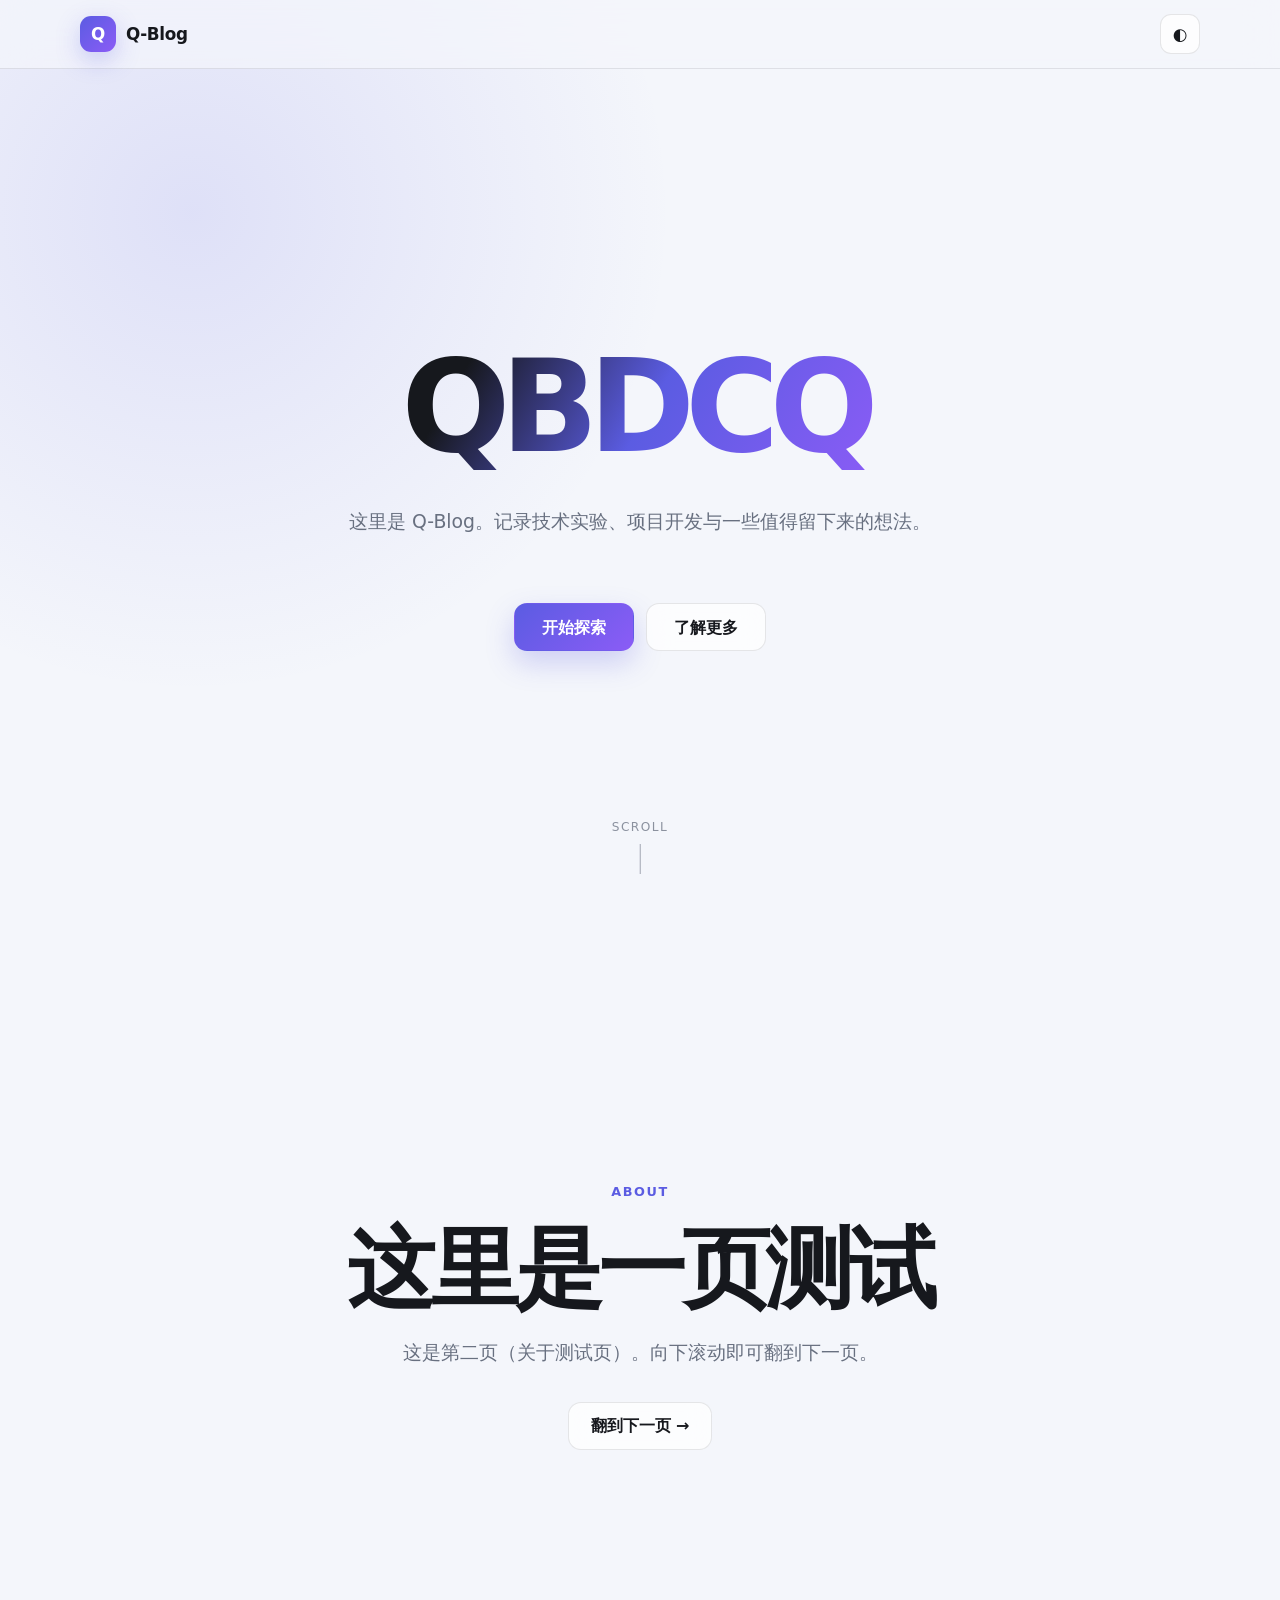
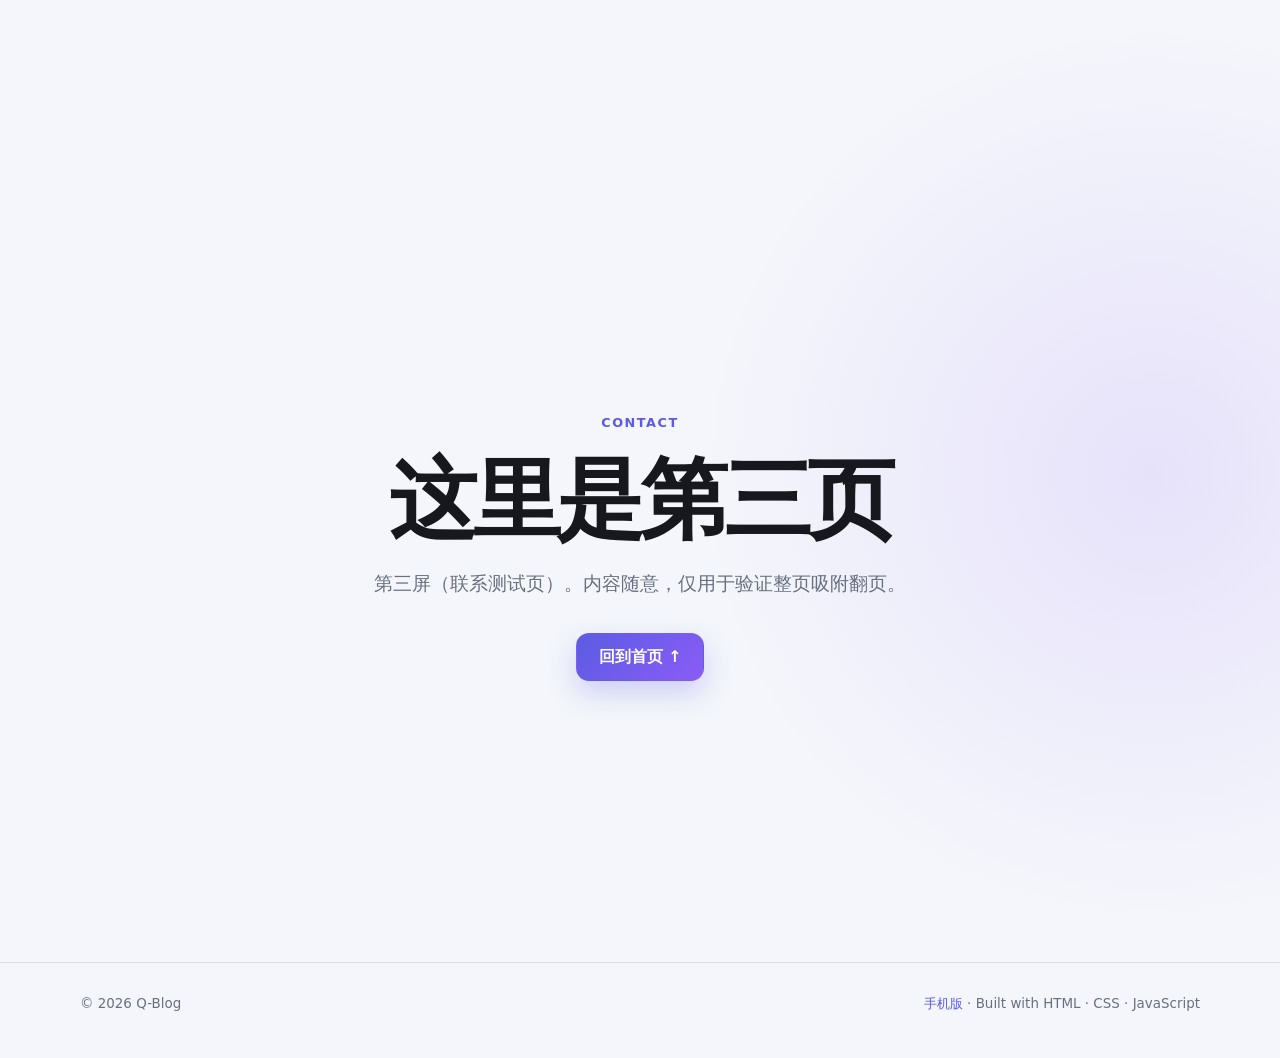
<file: index.html>
<!DOCTYPE html>
<html lang="zh-CN">
<head>
  <meta charset="UTF-8">
  <meta name="viewport" content="width=device-width, initial-scale=1.0">
  <meta name="description" content="Q-Blog —— 一个记录技术、思考与折腾的个人博客。">
  <meta name="theme-color" content="#0b0f19">
  <title>Q-Blog · 个人博客</title>

  <!-- 防止主题闪烁：首帧渲染前就应用已保存/系统偏好的主题 -->
  <script>
    (function () {
      try {
        var saved = localStorage.getItem("qblog-theme");
        var dark = saved === "dark" ||
          (!saved && window.matchMedia("(prefers-color-scheme: dark)").matches);
        if (dark) document.documentElement.classList.add("dark");
      } catch (e) {}
    })();
  </script>

  <style>
    :root {
      --bg: #f4f6fb;
      --surface: rgba(255, 255, 255, .72);
      --surface-solid: #ffffff;
      --text: #16181d;
      --muted: #687080;
      --line: rgba(20, 25, 35, .10);
      --accent: #5b5ce2;
      --accent-2: #8b5cf6;
      --accent-soft: rgba(91, 92, 226, .14);
      --shadow: 0 18px 60px rgba(25, 30, 55, .10);
      --radius: 22px;
      --max-width: 1120px;
      --ease: .22s ease;
      --viewport-height: 100vh;
      --header-height: 65px;
    }

    /* 动态视口可随移动端地址栏展开/收起而变化；旧浏览器仍回退到 100vh。 */
    @supports (height: 100dvh) {
      :root { --viewport-height: 100dvh; }
    }

    html.dark {
      --bg: #080b12;
      --surface: rgba(17, 22, 34, .72);
      --surface-solid: #111622;
      --text: #f2f4f8;
      --muted: #9ba4b5;
      --line: rgba(255, 255, 255, .10);
      --accent: #818cf8;
      --accent-2: #a78bfa;
      --accent-soft: rgba(129, 140, 248, .18);
      --shadow: 0 18px 70px rgba(0, 0, 0, .32);
    }

    * { box-sizing: border-box; }

    html {
      scroll-behavior: smooth;
      scroll-padding-top: var(--header-height);
      /* 全屏翻页机制：滚轮/触控板拨一下即吸附到下一屏 */
      scroll-snap-type: y mandatory;
    }

    /* 未来每个全屏板块只需添加 class="full"，即可纳入吸附分页 */
    .full {
      min-height: calc(var(--viewport-height) - var(--header-height));
      scroll-snap-align: start;
      scroll-snap-stop: always;
    }

    /* 让全屏板块的内容在页面内垂直居中，排版与其他屏保持一致 */
    .full > .container {
      display: flex;
      flex-direction: column;
      align-items: center;
      justify-content: center;
      gap: 18px;
      min-height: calc(var(--viewport-height) - var(--header-height));
      padding: 90px 0;
      text-align: center;
    }

    .full h2 {
      margin: 0 0 4px;
      max-width: 880px;
      font-size: clamp(2.8rem, 8vw, 5.5rem);
      line-height: 1.05;
      letter-spacing: -.05em;
      font-weight: 900;
    }

    .full .btn {
      margin-top: 14px;
    }

    body {
      margin: 0;
      min-height: 100vh;
      overflow-x: hidden;
      font-family:
        Inter, "Noto Sans SC", "Microsoft YaHei", system-ui,
        -apple-system, BlinkMacSystemFont, "Segoe UI", sans-serif;
      color: var(--text);
      background:
        radial-gradient(circle at 15% 8%, var(--accent-soft), transparent 30rem),
        radial-gradient(circle at 90% 78%, rgba(139, 92, 246, .13), transparent 28rem),
        var(--bg);
      line-height: 1.7;
      transition: background .3s ease, color .3s ease;
    }

    a { color: inherit; text-decoration: none; }
    button { font: inherit; }
    img svg { display: block; }

    .container {
      width: min(calc(100% - 40px), var(--max-width));
      margin: 0 auto;
    }

    /* Navigation */
    .nav-wrap {
      position: sticky;
      top: 0;
      z-index: 100;
      padding: 14px 0;
      background: color-mix(in srgb, var(--bg) 72%, transparent);
      backdrop-filter: blur(18px);
      -webkit-backdrop-filter: blur(18px);
      border-bottom: 1px solid var(--line);
    }

    nav {
      display: flex;
      align-items: center;
      justify-content: space-between;
      gap: 24px;
    }

    .brand {
      display: inline-flex;
      align-items: center;
      gap: 10px;
      font-size: 1.05rem;
      font-weight: 800;
      letter-spacing: -.02em;
    }

    .brand-mark {
      display: grid;
      place-items: center;
      width: 36px;
      height: 36px;
      border-radius: 11px;
      color: white;
      background: linear-gradient(135deg, var(--accent), var(--accent-2));
      box-shadow: 0 8px 24px rgba(91, 92, 226, .28);
    }

    /* Focus ring for keyboard users */
    :focus-visible {
      outline: 3px solid var(--accent);
      outline-offset: 3px;
      border-radius: 10px;
    }

    .theme-btn {
      display: grid;
      place-items: center;
      width: 40px;
      height: 40px;
      border-radius: 11px;
      border: 1px solid var(--line);
      background: var(--surface);
      color: var(--text);
      font-size: 1.05rem;
      line-height: 1;
      cursor: pointer;
      transition: var(--ease);
    }

    .theme-btn:hover {
      background: var(--surface-solid);
      transform: translateY(-1px);
    }

    /* Hero */
    .hero {
      position: relative;
      min-height: calc(var(--viewport-height) - var(--header-height));
      display: grid;
      place-items: center;
      overflow: hidden;
      padding: 0;
    }

    .hero-inner {
      width: 100%;
      text-align: center;
    }

    h1 {
      margin: 26px auto 18px;
      max-width: 880px;
      font-size: clamp(3.4rem, 11vw, 8rem);
      line-height: .98;
      letter-spacing: -.075em;
      font-weight: 900;
      white-space: nowrap;
    }

    .gradient-text {
      background: linear-gradient(120deg, var(--text) 15%, var(--accent) 52%, var(--accent-2));
      -webkit-background-clip: text;
      background-clip: text;
      color: transparent;
      padding-right: .075em;
    }

    .hero .lead {
      max-width: 660px;
      margin: 0 auto;
      color: var(--muted);
      font-size: clamp(1rem, 2vw, 1.18rem);
    }

    .hero-actions {
      display: flex;
      justify-content: center;
      flex-wrap: wrap;
      gap: 12px;
      margin-top: 34px;
    }

    .btn {
      display: inline-flex;
      align-items: center;
      justify-content: center;
      min-height: 48px;
      min-width: 120px;
      padding: 0 22px;
      border-radius: 13px;
      border: 1px solid var(--line);
      font-weight: 700;
      transition: transform var(--ease), box-shadow var(--ease);
    }

    .btn:hover { transform: translateY(-2px); }

    .btn-primary {
      color: white;
      border-color: transparent;
      background: linear-gradient(135deg, var(--accent), var(--accent-2));
      box-shadow: 0 12px 28px rgba(91, 92, 226, .25);
    }

    .btn-secondary { background: var(--surface); backdrop-filter: blur(12px); }
    .btn-secondary:hover { background: var(--surface-solid); }

    .scroll-hint {
      position: absolute;
      bottom: 26px;
      left: 50%;
      transform: translateX(-50%);
      color: var(--muted);
      font-size: .76rem;
      letter-spacing: .12em;
      opacity: .75;
      text-align: center;
    }

    .scroll-hint span {
      display: block;
      width: 1px;
      height: 30px;
      margin: 6px auto 0;
      background: var(--muted);
      opacity: .8;
    }

    /* 全屏测试页 */
    .section-kicker {
      margin: 0 0 2px;
      color: var(--accent);
      font-size: .8rem;
      font-weight: 800;
      letter-spacing: .12em;
      text-transform: uppercase;
    }

    .test-desc {
      margin: 0;
      max-width: 640px;
      color: var(--muted);
      font-size: clamp(1rem, 2vw, 1.2rem);
    }

    /* Footer */
    footer {
      padding: 30px 0 42px;
      border-top: 1px solid var(--line);
      color: var(--muted);
      font-size: .84rem;
      scroll-snap-align: end;
      scroll-snap-stop: always;
    }

    .footer-inner {
      display: flex;
      justify-content: space-between;
      align-items: center;
      gap: 20px;
      flex-wrap: wrap;
    }

    /* Responsive */
    @media (max-width: 620px) {
      .container {
        width: min(calc(100% - 28px), var(--max-width));
      }

      h1 {
        font-size: clamp(3.2rem, 20vw, 5rem);
      }

      .btn { min-width: 100%; }
      .footer-inner { justify-content: center; text-align: center; }
    }

    /* Respect reduced-motion preferences */
    @media (prefers-reduced-motion: reduce) {
      html { scroll-behavior: auto; }
      *, *::before, *::after {
        transition: none !important;
        animation: none !important;
      }
    }
  </style>
</head>

<body>
  <header class="nav-wrap">
    <div class="container">
      <nav aria-label="主导航">
        <a class="brand" href="./" aria-label="Q-Blog 首页">
          <span class="brand-mark">Q</span>
          <span>Q-Blog</span>
        </a>

        <button class="theme-btn" id="themeToggle" type="button"
                aria-label="切换明暗主题" title="切换明暗主题">◐</button>
      </nav>
    </div>
  </header>

  <main>
    <section class="hero full" id="home">
      <div class="container hero-inner">
        <h1><span class="gradient-text">QBDCQ</span></h1>

        <p class="lead">
          这里是 Q-Blog。记录技术实验、项目开发与一些值得留下来的想法。
        </p>

        <div class="hero-actions">
          <a class="btn btn-primary" href="#home">开始探索</a>
          <a class="btn btn-secondary" href="#home">了解更多</a>
        </div>
      </div>

      <div class="scroll-hint" aria-hidden="true">
        SCROLL
        <span></span>
      </div>
    </section>

    <section class="full" id="about">
      <div class="container">
        <p class="section-kicker">About</p>
        <h2>这里是一页测试</h2>
        <p class="test-desc">
          这是第二页（关于测试页）。向下滚动即可翻到下一页。
        </p>
        <a class="btn btn-secondary" href="#contact">翻到下一页 →</a>
      </div>
    </section>

    <section class="full" id="contact">
      <div class="container">
        <p class="section-kicker">Contact</p>
        <h2>这里是第三页</h2>
        <p class="test-desc">
          第三屏（联系测试页）。内容随意，仅用于验证整页吸附翻页。
        </p>
        <a class="btn btn-primary" href="#home">回到首页 ↑</a>
      </div>
    </section>
  </main>

  <footer>
    <div class="container footer-inner">
      <span>© <span id="year"></span> Q-Blog</span>
      <span><a href="mobile.html" id="mobileLink" style="color: var(--accent)">手机版</a> · Built with HTML · CSS · JavaScript</span>
    </div>
  </footer>

  <script>
    // 主题切换：在前端记住访客偏好，并同步按钮状态
    const root = document.documentElement;
    const toggle = document.getElementById("themeToggle");

    function applyTheme(theme) {
      root.classList.toggle("dark", theme === "dark");
      toggle.textContent = theme === "dark" ? "☀" : "◐";
      toggle.setAttribute(
        "aria-label",
        theme === "dark" ? "切换到浅色主题" : "切换到深色主题"
      );
    }

    // 读取内联脚本已应用的初始化主题（若为深色则为 dark，否则 light）
    const current = root.classList.contains("dark") ? "dark" : "light";
    applyTheme(current);

    toggle.addEventListener("click", () => {
      const next = root.classList.contains("dark") ? "light" : "dark";
      try { localStorage.setItem("qblog-theme", next); } catch (e) {}
      applyTheme(next);
    });

    document.getElementById("year").textContent = new Date().getFullYear();

    // 以实际可见区域计算每屏高度：浏览器地址栏、书签栏或窗口尺寸变化后立即重算。
    (function () {
      var header = document.querySelector(".nav-wrap");

      function updateViewportSize() {
        var viewport = window.visualViewport;
        var height = viewport ? viewport.height : window.innerHeight;
        root.style.setProperty("--viewport-height", Math.round(height) + "px");
        if (header) root.style.setProperty("--header-height", header.offsetHeight + "px");
      }

      updateViewportSize();
      window.addEventListener("resize", updateViewportSize);
      if (window.visualViewport) {
        window.visualViewport.addEventListener("resize", updateViewportSize);
      }
      if (header && window.ResizeObserver) {
        new ResizeObserver(updateViewportSize).observe(header);
      }
    })();

    // 桌面滚轮按屏翻页：一次拨动只会切换到相邻的全屏区块，
    // 并在动画期间吞掉同一拨动产生的后续 wheel 事件，避免连跳多屏。
    (function () {
      // 页脚同样是最后一个滚动停靠点，需纳入序列以便向上先回到第三屏。
      var pages = Array.prototype.slice.call(document.querySelectorAll(".full, footer"));
      var paging = false;
      var supportsFinePointer = window.matchMedia("(pointer: fine)").matches;
      var reducedMotion = window.matchMedia("(prefers-reduced-motion: reduce)").matches;

      if (!supportsFinePointer || !pages.length) return;

      window.addEventListener("wheel", function (event) {
        if (event.ctrlKey || !event.deltaY) return;

        // 锁定期间仍阻止浏览器默认滚动，防止一拨滚轮累计成多次翻页。
        if (paging) {
          event.preventDefault();
          return;
        }

        var direction = event.deltaY > 0 ? 1 : -1;
        var currentIndex = 0;
        var nearestDistance = Infinity;
        var snapLine = parseFloat(getComputedStyle(document.documentElement).scrollPaddingTop) || 0;
        var viewportHeight = window.visualViewport ? window.visualViewport.height : window.innerHeight;
        var atDocumentEnd = window.scrollY + viewportHeight >= document.documentElement.scrollHeight - 1;

        if (atDocumentEnd) {
          currentIndex = pages.length - 1;
        } else {
          pages.forEach(function (page, index) {
            var distance = Math.abs(page.getBoundingClientRect().top - snapLine);
            if (distance < nearestDistance) {
              nearestDistance = distance;
              currentIndex = index;
            }
          });
        }

        var nextPage = pages[currentIndex + direction];
        if (!nextPage) return;

        event.preventDefault();
        paging = true;
        nextPage.scrollIntoView({ behavior: reducedMotion ? "auto" : "smooth", block: "start" });

        window.setTimeout(function () { paging = false; }, reducedMotion ? 0 : 450);
      }, { passive: false });
    })();

    // “手机版”入口：手动选择的设备只在当前会话生效，下次/换设备自动重新检测
    document.getElementById("mobileLink").addEventListener("click", () => {
      try { sessionStorage.setItem("qblog-device", "mobile"); } catch (e) {}
    });

    // 设备自动检测与跳转：默认按当前设备走，手动选择仅临时覆盖
    (function () {
      function isMobileDevice() {
        var coarse = window.matchMedia("(pointer: coarse)").matches;
        var narrow = window.innerWidth < 768;
        var ua = navigator.userAgentData ? navigator.userAgentData.mobile
          : /Mobi|Android|iPhone|iPad/i.test(navigator.userAgent);
        return coarse || narrow || ua === true;
      }
      try {
        var pref = sessionStorage.getItem("qblog-device");
        if (pref !== "desktop" && isMobileDevice()) location.replace("mobile.html");
      } catch (e) {}
    })();
  </script>
</body>
</html>
</file>
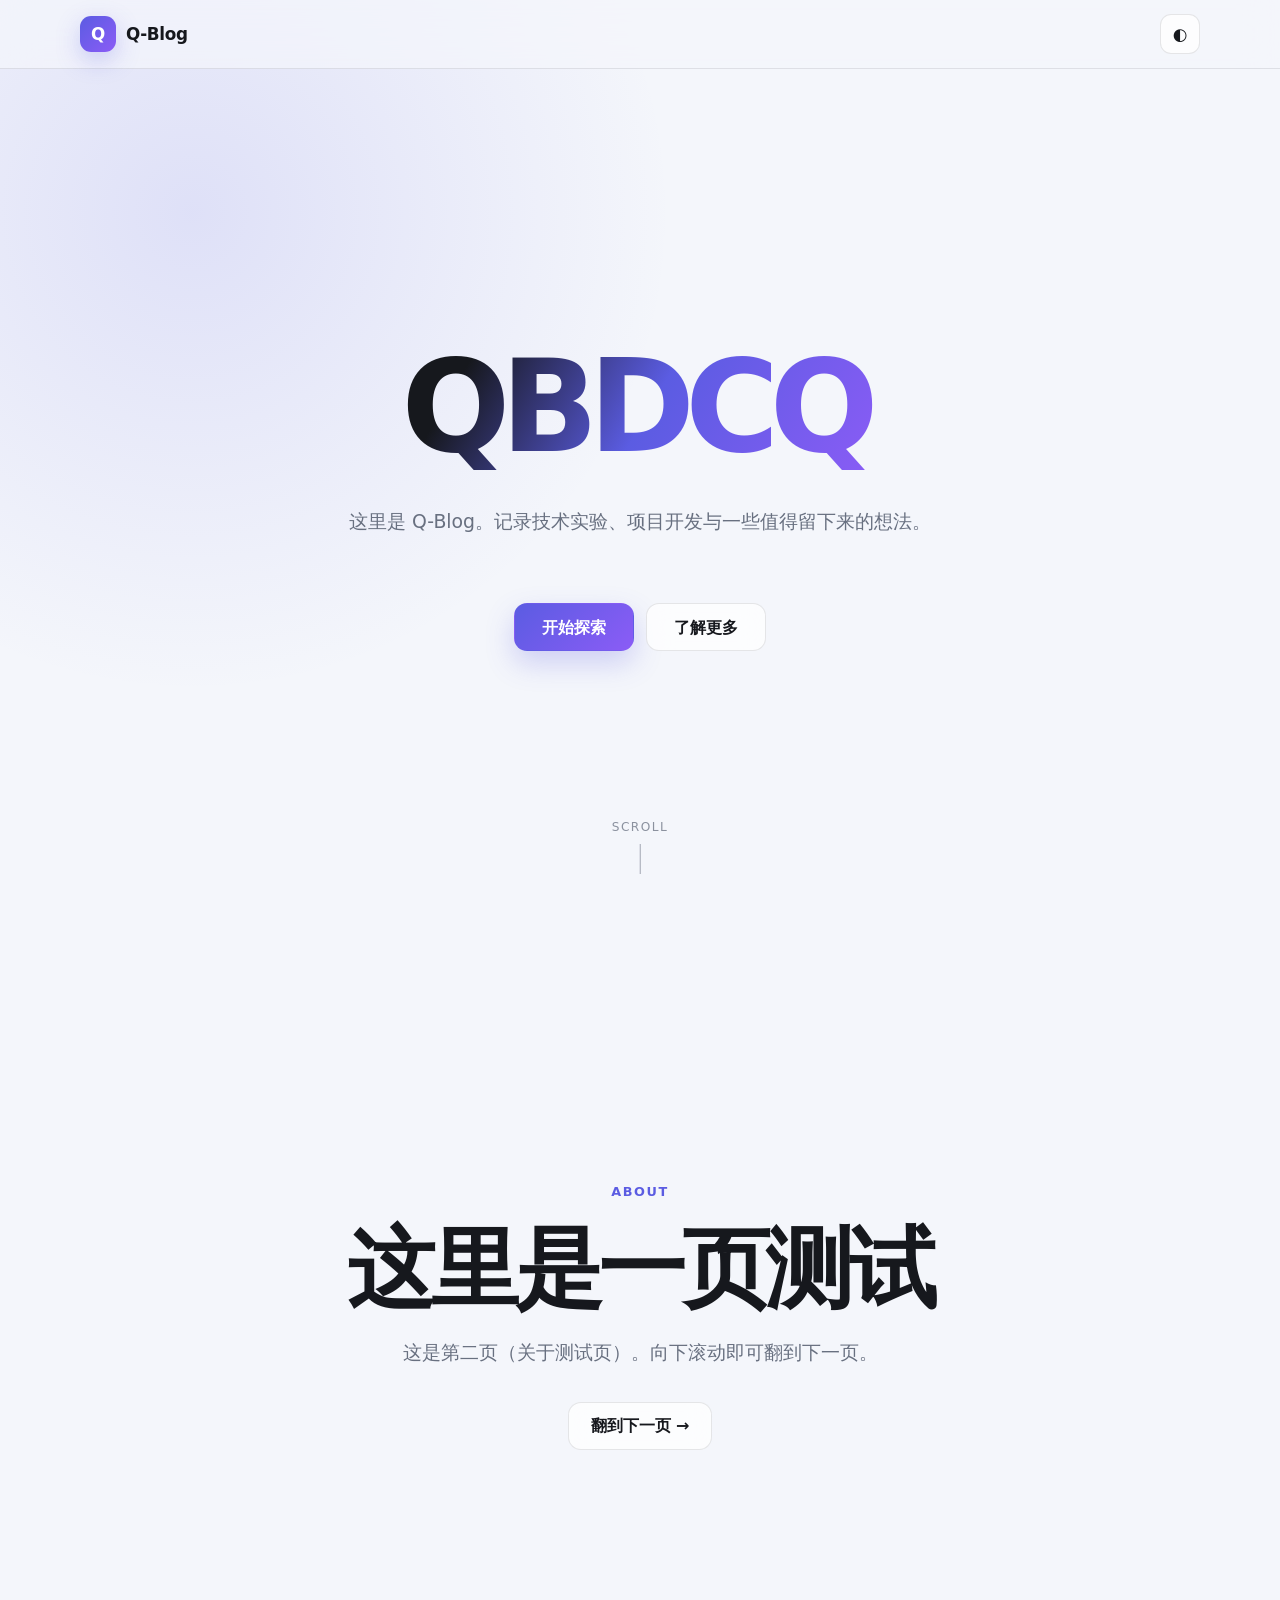
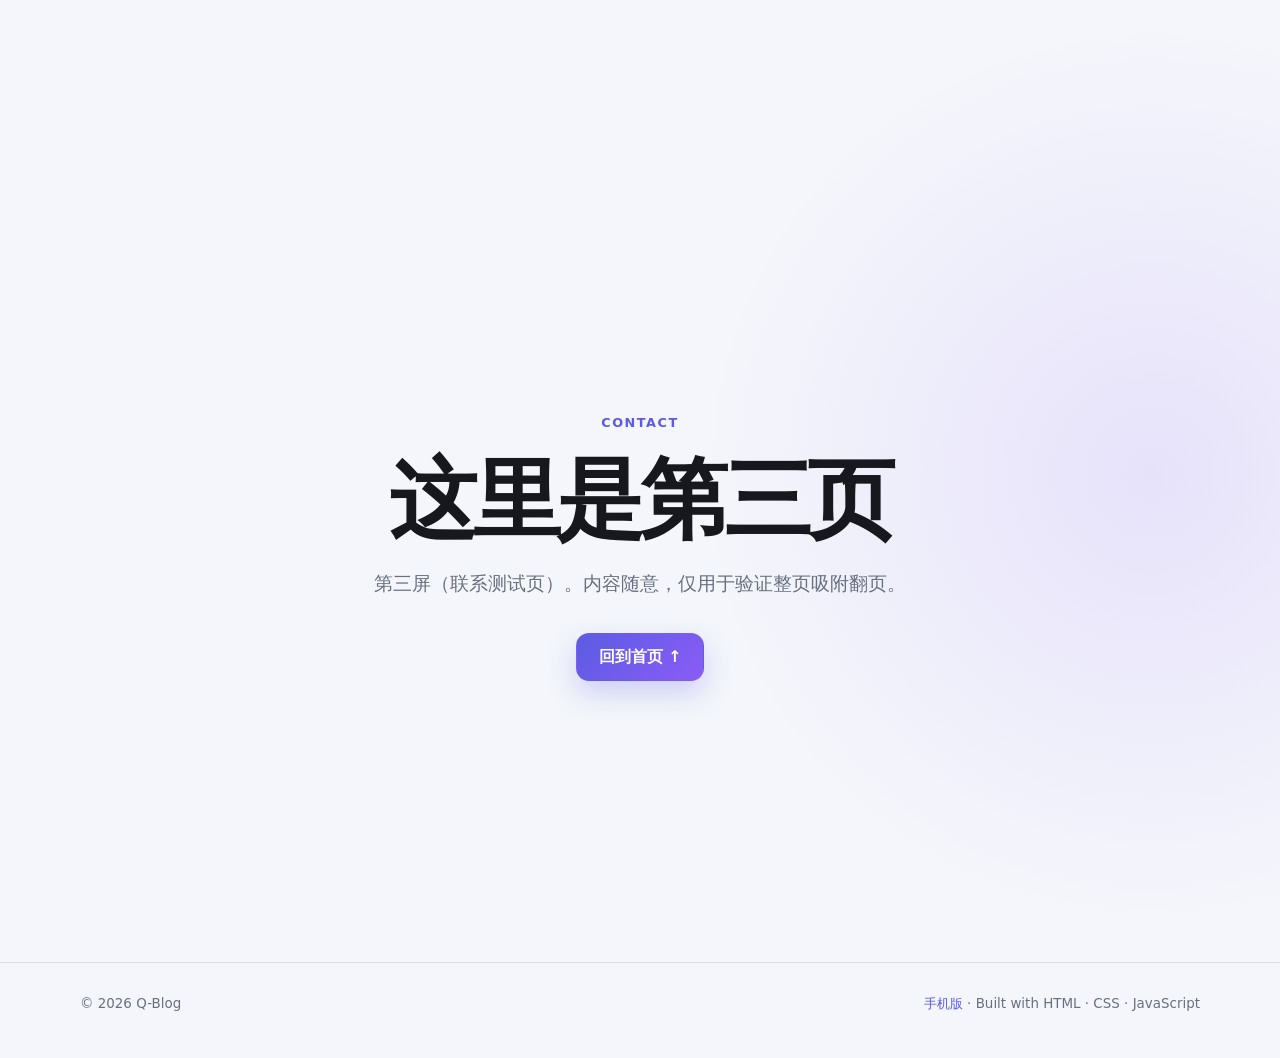
<file: mobile.html>
<!DOCTYPE html>
<html lang="zh-CN">
<head>
  <meta charset="UTF-8">
  <meta name="viewport" content="width=device-width, initial-scale=1.0, viewport-fit=cover">
  <meta name="description" content="Q-Blog —— 一个记录技术、思考与折腾的个人博客（手机版）。">
  <meta name="theme-color" content="#0b0f19">
  <title>Q-Blog · 手机版</title>

  <!-- 防止主题闪烁：首帧渲染前就应用已保存/系统偏好的主题 -->
  <script>
    (function () {
      try {
        var saved = localStorage.getItem("qblog-theme");
        var dark = saved === "dark" ||
          (!saved && window.matchMedia("(prefers-color-scheme: dark)").matches);
        if (dark) document.documentElement.classList.add("dark");
      } catch (e) {}
    })();
  </script>

  <!-- 设备自动检测：桌面设备回到桌面版；手动选择仅当前会话生效 -->
  <script>
    function isMobileDevice() {
      var coarse = window.matchMedia("(pointer: coarse)").matches;
      var narrow = window.innerWidth < 768;
      var ua = navigator.userAgentData ? navigator.userAgentData.mobile
        : /Mobi|Android|iPhone|iPad/i.test(navigator.userAgent);
      return coarse || narrow || ua === true;
    }
    (function () {
      try {
        var pref = sessionStorage.getItem("qblog-device");
        if (pref !== "mobile" && !isMobileDevice()) location.replace("index.html");
      } catch (e) {}
    })();
  </script>

  <style>
    :root {
      --bg: #f4f6fb;
      --surface: rgba(255, 255, 255, .9);
      --surface-solid: #ffffff;
      --text: #16181d;
      --muted: #687080;
      --line: rgba(20, 25, 35, .10);
      --accent: #5b5ce2;
      --accent-2: #8b5cf6;
      --accent-soft: rgba(91, 92, 226, .14);
      --shadow: 0 14px 40px rgba(25, 30, 55, .10);
      --radius: 18px;
      --max-width: 480px;
      --ease: .22s ease;
      --viewport-height: 100vh;
      --header-height: 60px;
    }

    @supports (height: 100dvh) {
      :root { --viewport-height: 100dvh; }
    }

    html.dark {
      --bg: #080b12;
      --surface: rgba(17, 22, 34, .9);
      --surface-solid: #111622;
      --text: #f2f4f8;
      --muted: #9ba4b5;
      --line: rgba(255, 255, 255, .10);
      --accent: #818cf8;
      --accent-2: #a78bfa;
      --accent-soft: rgba(129, 140, 248, .18);
      --shadow: 0 14px 44px rgba(0, 0, 0, .32);
    }

    * { box-sizing: border-box; }

    html {
      scroll-behavior: smooth;
      scroll-padding-top: var(--header-height);
    }

    body {
      margin: 0;
      min-height: var(--viewport-height);
      font-family:
        Inter, "Noto Sans SC", "Microsoft YaHei", system-ui,
        -apple-system, BlinkMacSystemFont, "Segoe UI", sans-serif;
      color: var(--text);
      background:
        radial-gradient(circle at 12% 5%, var(--accent-soft), transparent 40vw),
        radial-gradient(circle at 92% 88%, rgba(139, 92, 246, .13), transparent 42vw),
        var(--bg);
      line-height: 1.7;
      transition: background .3s ease, color .3s ease;
    }

    a { color: inherit; text-decoration: none; }
    button { font: inherit; }

    .container {
      width: min(calc(100% - 28px), var(--max-width));
      margin: 0 auto;
    }

    :focus-visible {
      outline: 3px solid var(--accent);
      outline-offset: 3px;
      border-radius: 10px;
    }

    /* 顶部导航：品牌 + 桌面版入口 + 主题按钮，触控目标足够大 */
    .nav-wrap {
      position: sticky;
      top: 0;
      z-index: 100;
      padding: calc(12px + env(safe-area-inset-top)) 0 12px;
      background: color-mix(in srgb, var(--bg) 78%, transparent);
      backdrop-filter: blur(18px);
      -webkit-backdrop-filter: blur(18px);
      border-bottom: 1px solid var(--line);
    }

    nav {
      display: flex;
      align-items: center;
      justify-content: space-between;
      gap: 12px;
    }

    .brand {
      display: inline-flex;
      align-items: center;
      gap: 9px;
      font-size: 1.02rem;
      font-weight: 800;
      letter-spacing: -.02em;
    }

    .brand-mark {
      display: grid;
      place-items: center;
      width: 34px;
      height: 34px;
      border-radius: 10px;
      color: white;
      background: linear-gradient(135deg, var(--accent), var(--accent-2));
      box-shadow: 0 6px 18px rgba(91, 92, 226, .28);
    }

    .nav-actions {
      display: flex;
      align-items: center;
      gap: 8px;
    }

    .icon-btn {
      display: grid;
      place-items: center;
      min-width: 42px;
      height: 42px;
      padding: 0 10px;
      border-radius: 11px;
      border: 1px solid var(--line);
      background: var(--surface);
      color: var(--text);
      font-size: 1rem;
      cursor: pointer;
      transition: var(--ease);
    }

    .icon-btn:hover { background: var(--surface-solid); }

    .text-link {
      padding: 9px 12px;
      border-radius: 10px;
      color: var(--muted);
      font-size: .88rem;
      background: transparent;
      transition: var(--ease);
    }
    .text-link:hover { color: var(--text); background: var(--surface); }

    /* Hero 首屏：沿用桌面端的单一主标题，但保持触控端自然滚动。 */
    .hero {
      position: relative;
      display: grid;
      place-items: center;
      min-height: calc(var(--viewport-height) - var(--header-height));
      padding: 0;
      text-align: center;
    }

    h1, h2 {
      margin: 0;
      letter-spacing: -.05em;
      font-weight: 900;
    }

    h1 {
      margin: 0 auto 16px;
      max-width: 90%;
      font-size: clamp(3rem, 16vw, 4.5rem);
      line-height: 1.02;
      white-space: nowrap;
    }

    .gradient-text {
      background: linear-gradient(120deg, var(--text) 15%, var(--accent) 52%, var(--accent-2));
      -webkit-background-clip: text;
      background-clip: text;
      color: transparent;
    }

    .lead, .test-desc {
      margin: 0;
      color: var(--muted);
      font-size: 1.05rem;
    }

    .hero-actions {
      display: flex;
      flex-direction: column;
      gap: 12px;
      margin-top: 30px;
    }

    .btn {
      display: inline-flex;
      align-items: center;
      justify-content: center;
      width: 100%;
      min-height: 54px;
      padding: 0 22px;
      border-radius: 14px;
      border: 1px solid var(--line);
      font-weight: 700;
      font-size: 1rem;
      transition: var(--ease);
    }

    .btn-primary {
      color: white;
      border-color: transparent;
      background: linear-gradient(135deg, var(--accent), var(--accent-2));
      box-shadow: 0 10px 24px rgba(91, 92, 226, .28);
    }

    .btn-secondary {
      background: var(--surface);
    }
    .btn-secondary:hover { background: var(--surface-solid); }

    /* 内容板块：卡片式自然堆叠 */
    section.panel {
      padding: 40px 0;
    }

    .card {
      padding: 22px;
      border: 1px solid var(--line);
      border-radius: var(--radius);
      background: var(--surface);
      box-shadow: var(--shadow);
      text-align: center;
    }

    .card h2 {
      margin: 10px 0;
      font-size: clamp(2rem, 9vw, 2.8rem);
      line-height: 1.08;
    }

    .card p { margin: 0 0 6px; }

    .section-kicker {
      margin: 0;
      color: var(--accent);
      font-size: .8rem;
      font-weight: 800;
      letter-spacing: .12em;
      text-transform: uppercase;
    }

    .card .btn { margin-top: 18px; }

    /* 页脚 */
    footer {
      padding: 30px 0 calc(44px + env(safe-area-inset-bottom));
      border-top: 1px solid var(--line);
      color: var(--muted);
      font-size: .82rem;
    }

    .footer-inner {
      display: flex;
      flex-direction: column;
      align-items: center;
      gap: 6px;
      text-align: center;
    }

    /* 减少动效偏好 */
    @media (prefers-reduced-motion: reduce) {
      html { scroll-behavior: auto; }
      *, *::before, *::after {
        transition: none !important;
        animation: none !important;
      }
    }
  </style>
</head>

<body>
  <header class="nav-wrap">
    <div class="container">
      <nav aria-label="主导航">
        <a class="brand" href="./" aria-label="Q-Blog 首页">
          <span class="brand-mark">Q</span>
          <span>Q-Blog</span>
        </a>

        <div class="nav-actions">
          <button class="text-link" id="desktopLink" type="button"
                  title="在桌面设备打开完整版">桌面版</button>
          <button class="icon-btn" id="themeToggle" type="button"
                  aria-label="切换明暗主题" title="切换明暗主题">◐</button>
        </div>
      </nav>
    </div>
  </header>

  <main>
    <section class="hero" id="home">
      <div class="container">
        <h1><span class="gradient-text">QBDCQ</span></h1>

        <p class="lead">
          这里是 Q-Blog。记录技术实验、项目开发与一些值得留下来的想法。
        </p>

        <div class="hero-actions">
          <a class="btn btn-primary" href="#about">开始浏览</a>
          <a class="btn btn-secondary" href="#contact">了解更多</a>
        </div>
      </div>
    </section>

    <section class="panel" id="about">
      <div class="container">
        <div class="card">
          <p class="section-kicker">About</p>
          <h2>这里是一页测试</h2>
          <p class="test-desc">
            这是第二节（关于测试）。手机版为自然滚动，可直接上下滑动。
          </p>
          <a class="btn btn-secondary" href="#contact">继续向下 ↓</a>
        </div>
      </div>
    </section>

    <section class="panel" id="contact">
      <div class="container">
        <div class="card">
          <p class="section-kicker">Contact</p>
          <h2>这里是第三节</h2>
          <p class="test-desc">
            第三节（联系测试）。内容仅用于验证手机端布局与触控体验。
          </p>
          <a class="btn btn-primary" href="#home">回到顶部 ↑</a>
        </div>
      </div>
    </section>
  </main>

  <footer>
    <div class="container footer-inner">
      <span>© <span id="year"></span> Q-Blog</span>
      <span>手机版 · 桌面版有整页翻页效果</span>
    </div>
  </footer>

  <script>
    // 主题切换并与桌面版共用同一偏好
    const root = document.documentElement;
    const toggle = document.getElementById("themeToggle");

    // 以实际可见区域计算首屏高度，处理移动端地址栏、刘海安全区和横竖屏切换。
    (function () {
      var header = document.querySelector(".nav-wrap");

      function updateViewportSize() {
        var viewport = window.visualViewport;
        var height = viewport ? viewport.height : window.innerHeight;
        root.style.setProperty("--viewport-height", Math.round(height) + "px");
        if (header) root.style.setProperty("--header-height", header.offsetHeight + "px");
      }

      updateViewportSize();
      window.addEventListener("resize", updateViewportSize);
      if (window.visualViewport) {
        window.visualViewport.addEventListener("resize", updateViewportSize);
      }
      if (header && window.ResizeObserver) {
        new ResizeObserver(updateViewportSize).observe(header);
      }
    })();

    function applyTheme(theme) {
      root.classList.toggle("dark", theme === "dark");
      toggle.textContent = theme === "dark" ? "☀" : "◐";
      toggle.setAttribute(
        "aria-label",
        theme === "dark" ? "切换到浅色主题" : "切换到深色主题"
      );
    }

    applyTheme(root.classList.contains("dark") ? "dark" : "light");

    toggle.addEventListener("click", () => {
      const next = root.classList.contains("dark") ? "light" : "dark";
      try { localStorage.setItem("qblog-theme", next); } catch (e) {}
      applyTheme(next);
    });

    // “桌面版”入口：手动选择的设备只在当前会话生效，下次/换设备自动重新检测
    document.getElementById("desktopLink").addEventListener("click", () => {
      try { sessionStorage.setItem("qblog-device", "desktop"); } catch (e) {}
      location.href = "index.html";
    });

    document.getElementById("year").textContent = new Date().getFullYear();
  </script>
</body>
</html>
</file>
